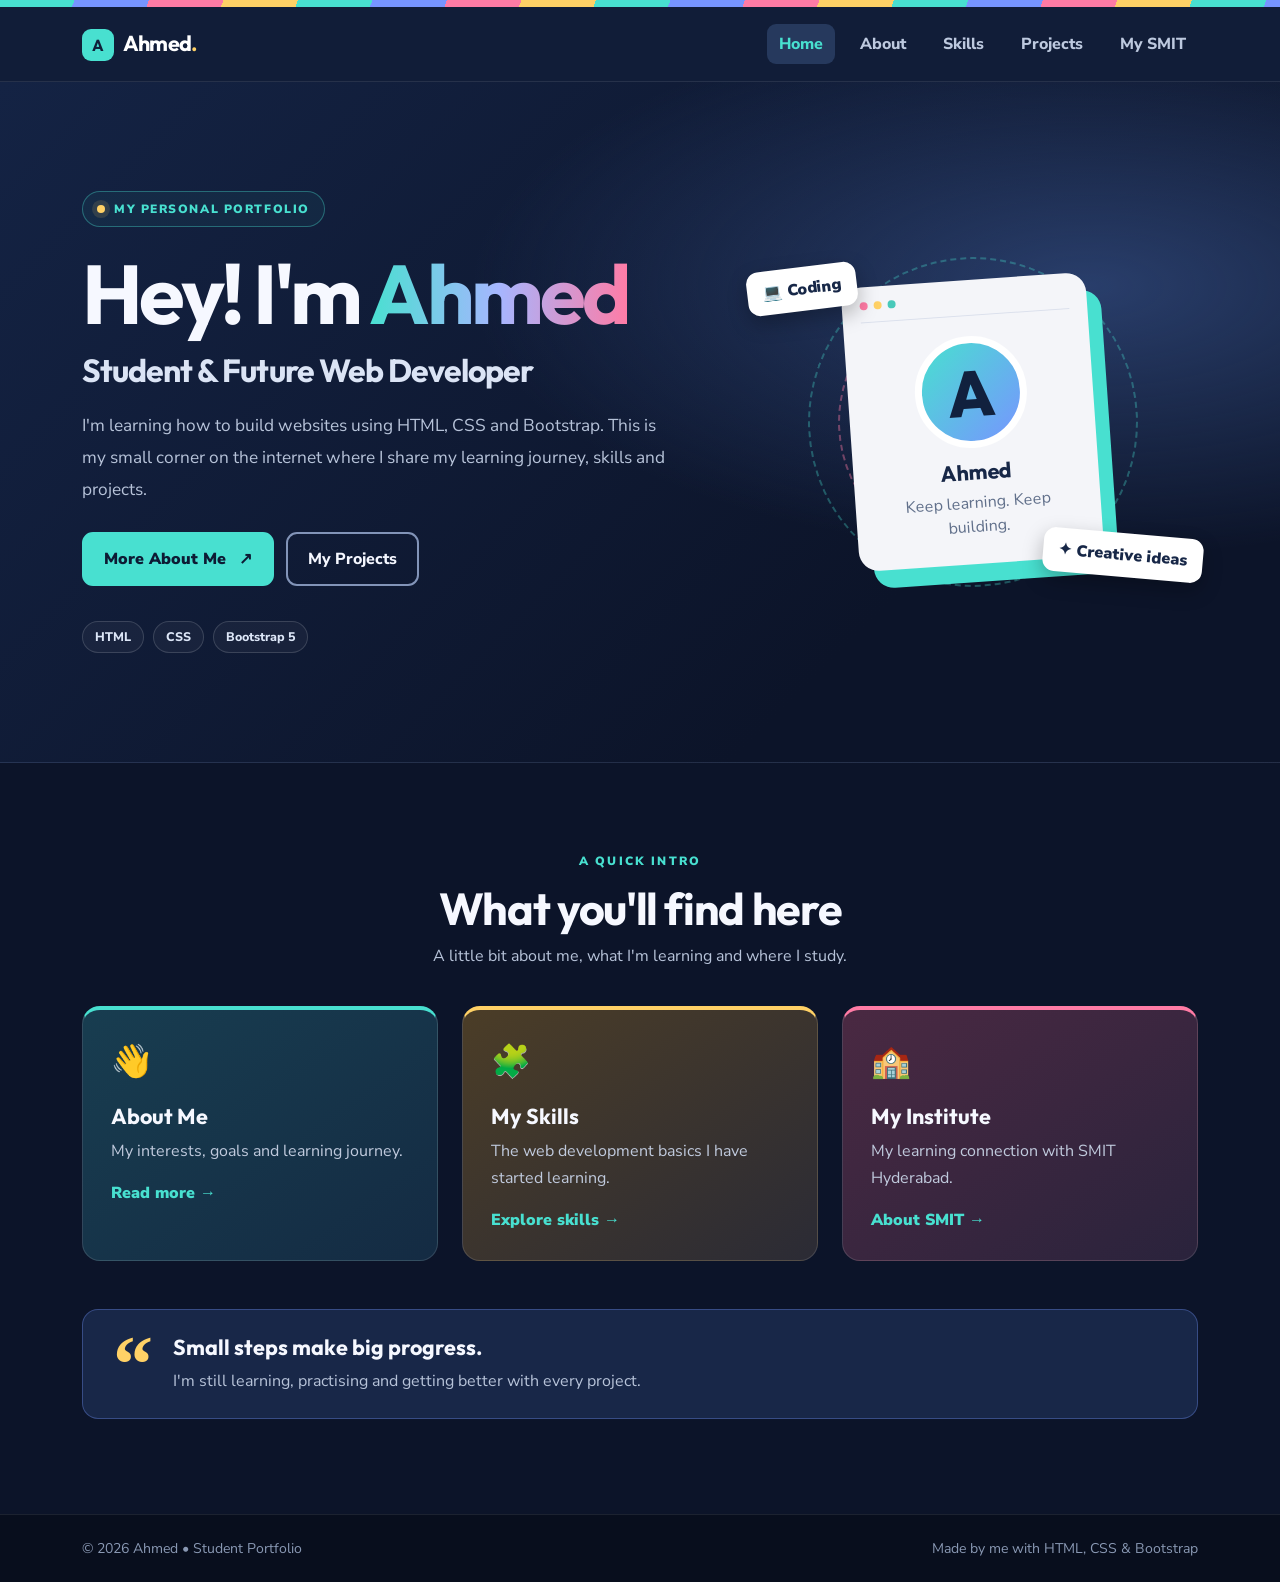
<file: ahmed_smit_portfolio/index.html>
<!doctype html>
<html lang="en"><head>
<meta charset="utf-8"><meta name="viewport" content="width=device-width, initial-scale=1">
<title>Home | Ahmed's Portfolio</title>
<link href="https://cdn.jsdelivr.net/npm/bootstrap@5.3.3/dist/css/bootstrap.min.css" rel="stylesheet">
<link rel="stylesheet" href="style.css">
</head><body>
<div class="top-stripe"></div>
<nav class="navbar navbar-expand-lg navbar-dark">
  <div class="container">
    <a class="navbar-brand" href="index.html"><span class="brand-mark">A</span> Ahmed<span class="brand-dot">.</span></a>
    <button class="navbar-toggler" type="button" data-bs-toggle="collapse" data-bs-target="#mainNav" aria-controls="mainNav" aria-expanded="false" aria-label="Toggle navigation"><span class="navbar-toggler-icon"></span></button>
    <div class="collapse navbar-collapse" id="mainNav">
      <ul class="navbar-nav ms-auto">
        <li class="nav-item"><a class="nav-link active" href="index.html">Home</a></li>
        <li class="nav-item"><a class="nav-link " href="about.html">About</a></li>
        <li class="nav-item"><a class="nav-link " href="skills.html">Skills</a></li>
        <li class="nav-item"><a class="nav-link " href="projects.html">Projects</a></li>
        <li class="nav-item"><a class="nav-link " href="smit.html">My SMIT</a></li>
      </ul>
    </div>
  </div>
</nav>
<header class="hero-section">
<div class="container"><div class="row align-items-center min-vh-75">
 <div class="col-lg-7">
  <div class="hello-pill"><span class="pulse-dot"></span> MY PERSONAL PORTFOLIO</div>
  <h1>Hey! I'm <span class="text-gradient">Ahmed</span></h1>
  <h2 class="hero-subtitle">Student &amp; Future Web Developer</h2>
  <p class="hero-text">I'm learning how to build websites using HTML, CSS and Bootstrap. This is my small corner on the internet where I share my learning journey, skills and projects.</p>
  <a class="btn btn-main me-2" href="about.html">More About Me <span>↗</span></a>
  <a class="btn btn-outline-main" href="projects.html">My Projects</a>
  <div class="hero-tags"><span>HTML</span><span>CSS</span><span>Bootstrap 5</span></div>
 </div>
 <div class="col-lg-5 mt-5 mt-lg-0"><div class="hero-art">
   <div class="art-ring ring-one"></div><div class="art-ring ring-two"></div>
   <div class="avatar-card"><div class="avatar-top"><span></span><span></span><span></span></div><div class="avatar-initials">A</div><h3>Ahmed</h3><p>Keep learning. Keep building.</p></div>
   <div class="float-chip chip-one">💻 Coding</div><div class="float-chip chip-two">✦ Creative ideas</div>
 </div></div>
</div></div></header>
<main class="container section-pad">
 <div class="section-heading"><span class="section-kicker">A QUICK INTRO</span><h2>What you'll find here</h2><p>A little bit about me, what I'm learning and where I study.</p></div>
 <div class="row g-4">
  <div class="col-md-4"><a class="feature-card card-cyan" href="about.html"><div class="feature-icon">👋</div><h3>About Me</h3><p>My interests, goals and learning journey.</p><span class="card-link">Read more →</span></a></div>
  <div class="col-md-4"><a class="feature-card card-yellow" href="skills.html"><div class="feature-icon">🧩</div><h3>My Skills</h3><p>The web development basics I have started learning.</p><span class="card-link">Explore skills →</span></a></div>
  <div class="col-md-4"><a class="feature-card card-pink" href="smit.html"><div class="feature-icon">🏫</div><h3>My Institute</h3><p>My learning connection with SMIT Hyderabad.</p><span class="card-link">About SMIT →</span></a></div>
 </div>
 <div class="quote-strip mt-5"><span class="quote-mark">“</span><div><h3>Small steps make big progress.</h3><p class="mb-0">I'm still learning, practising and getting better with every project.</p></div></div>
</main>
<footer class="site-footer"><div class="container d-flex flex-column flex-md-row justify-content-between gap-2"><span>© 2026 Ahmed • Student Portfolio</span><span>Made by me with HTML, CSS & Bootstrap</span></div></footer>
<script src="https://cdn.jsdelivr.net/npm/bootstrap@5.3.3/dist/js/bootstrap.bundle.min.js"></script>
</body></html>
</file>
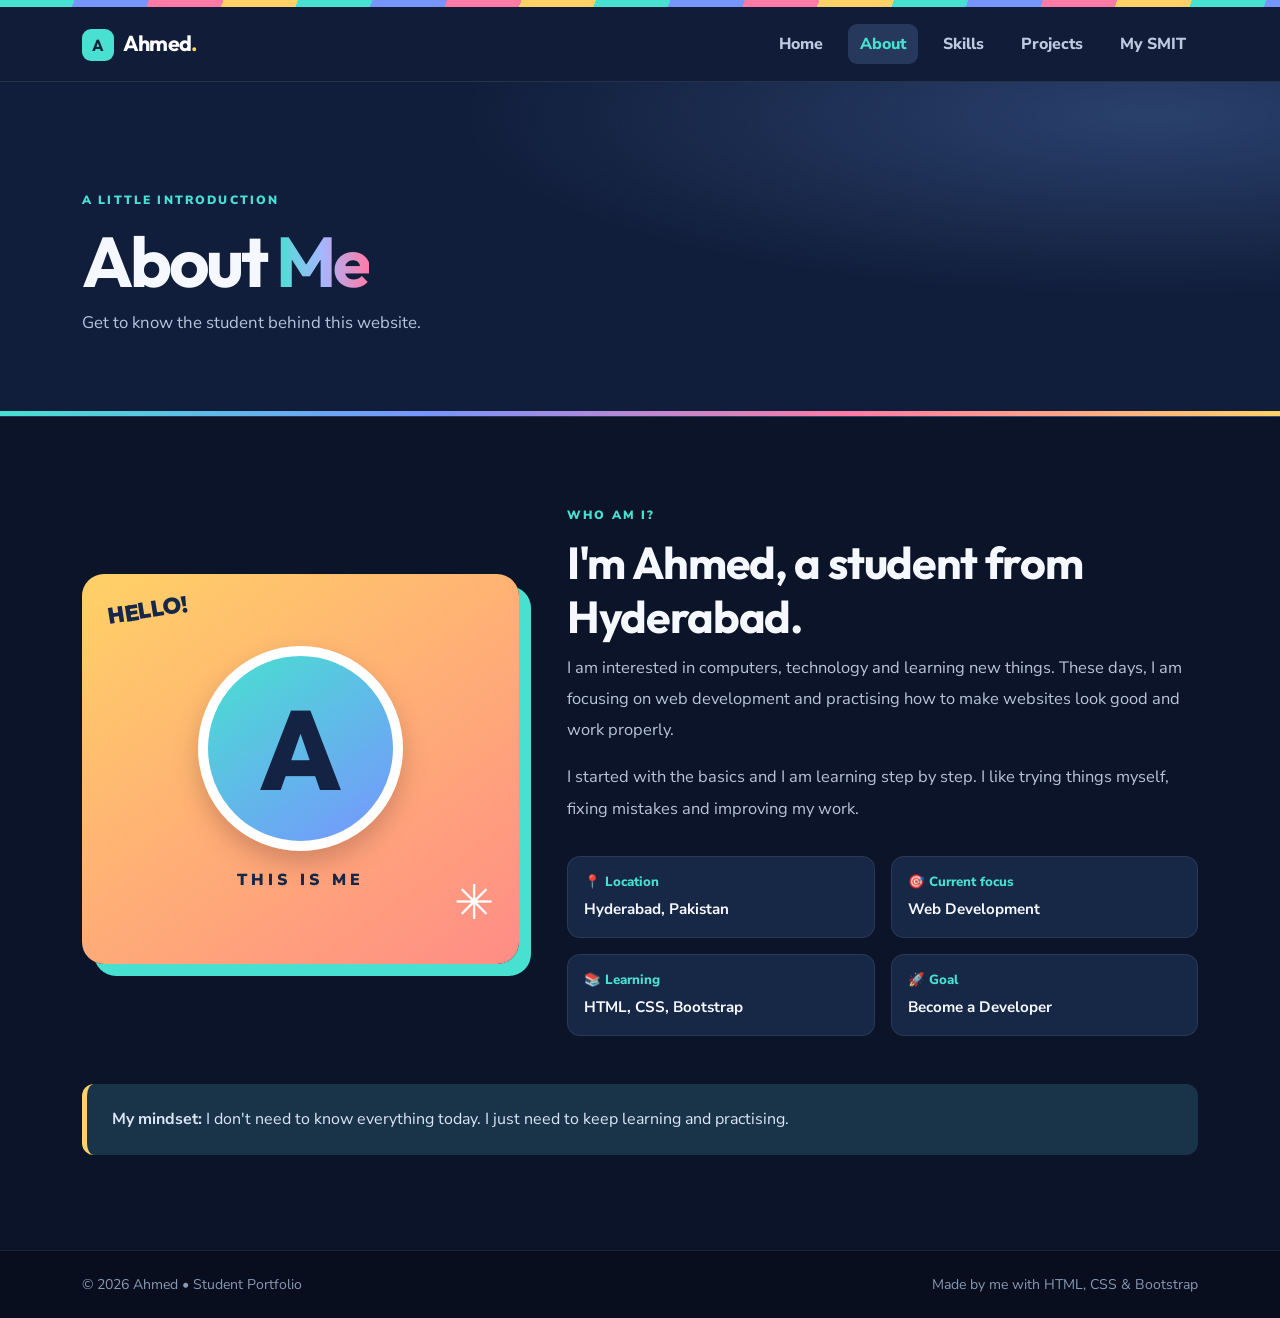
<file: ahmed_smit_portfolio/about.html>
<!doctype html>
<html lang="en"><head>
<meta charset="utf-8"><meta name="viewport" content="width=device-width, initial-scale=1">
<title>About Me | Ahmed's Portfolio</title>
<link href="https://cdn.jsdelivr.net/npm/bootstrap@5.3.3/dist/css/bootstrap.min.css" rel="stylesheet">
<link rel="stylesheet" href="style.css">
</head><body>
<div class="top-stripe"></div>
<nav class="navbar navbar-expand-lg navbar-dark">
  <div class="container">
    <a class="navbar-brand" href="index.html"><span class="brand-mark">A</span> Ahmed<span class="brand-dot">.</span></a>
    <button class="navbar-toggler" type="button" data-bs-toggle="collapse" data-bs-target="#mainNav" aria-controls="mainNav" aria-expanded="false" aria-label="Toggle navigation"><span class="navbar-toggler-icon"></span></button>
    <div class="collapse navbar-collapse" id="mainNav">
      <ul class="navbar-nav ms-auto">
        <li class="nav-item"><a class="nav-link " href="index.html">Home</a></li>
        <li class="nav-item"><a class="nav-link active" href="about.html">About</a></li>
        <li class="nav-item"><a class="nav-link " href="skills.html">Skills</a></li>
        <li class="nav-item"><a class="nav-link " href="projects.html">Projects</a></li>
        <li class="nav-item"><a class="nav-link " href="smit.html">My SMIT</a></li>
      </ul>
    </div>
  </div>
</nav>
<header class="inner-hero"><div class="container"><span class="section-kicker">A LITTLE INTRODUCTION</span><h1>About <span class="text-gradient">Me</span></h1><p>Get to know the student behind this website.</p></div></header>
<main class="container section-pad"><div class="row align-items-center g-5">
 <div class="col-lg-5"><div class="about-poster"><div class="poster-scribble">HELLO!</div><div class="poster-avatar">A</div><div class="poster-caption">THIS IS ME</div><div class="poster-star">✳</div></div></div>
 <div class="col-lg-7"><span class="section-kicker">WHO AM I?</span><h2>I'm Ahmed, a student from Hyderabad.</h2>
 <p class="body-copy">I am interested in computers, technology and learning new things. These days, I am focusing on web development and practising how to make websites look good and work properly.</p>
 <p class="body-copy">I started with the basics and I am learning step by step. I like trying things myself, fixing mistakes and improving my work.</p>
 <div class="row g-3 mt-3"><div class="col-sm-6"><div class="detail-box"><span>📍 Location</span><strong>Hyderabad, Pakistan</strong></div></div><div class="col-sm-6"><div class="detail-box"><span>🎯 Current focus</span><strong>Web Development</strong></div></div><div class="col-sm-6"><div class="detail-box"><span>📚 Learning</span><strong>HTML, CSS, Bootstrap</strong></div></div><div class="col-sm-6"><div class="detail-box"><span>🚀 Goal</span><strong>Become a Developer</strong></div></div></div>
 </div></div>
 <div class="note-panel mt-5"><strong>My mindset:</strong> I don't need to know everything today. I just need to keep learning and practising.</div>
</main>
<footer class="site-footer"><div class="container d-flex flex-column flex-md-row justify-content-between gap-2"><span>© 2026 Ahmed • Student Portfolio</span><span>Made by me with HTML, CSS & Bootstrap</span></div></footer>
<script src="https://cdn.jsdelivr.net/npm/bootstrap@5.3.3/dist/js/bootstrap.bundle.min.js"></script>
</body></html>
</file>
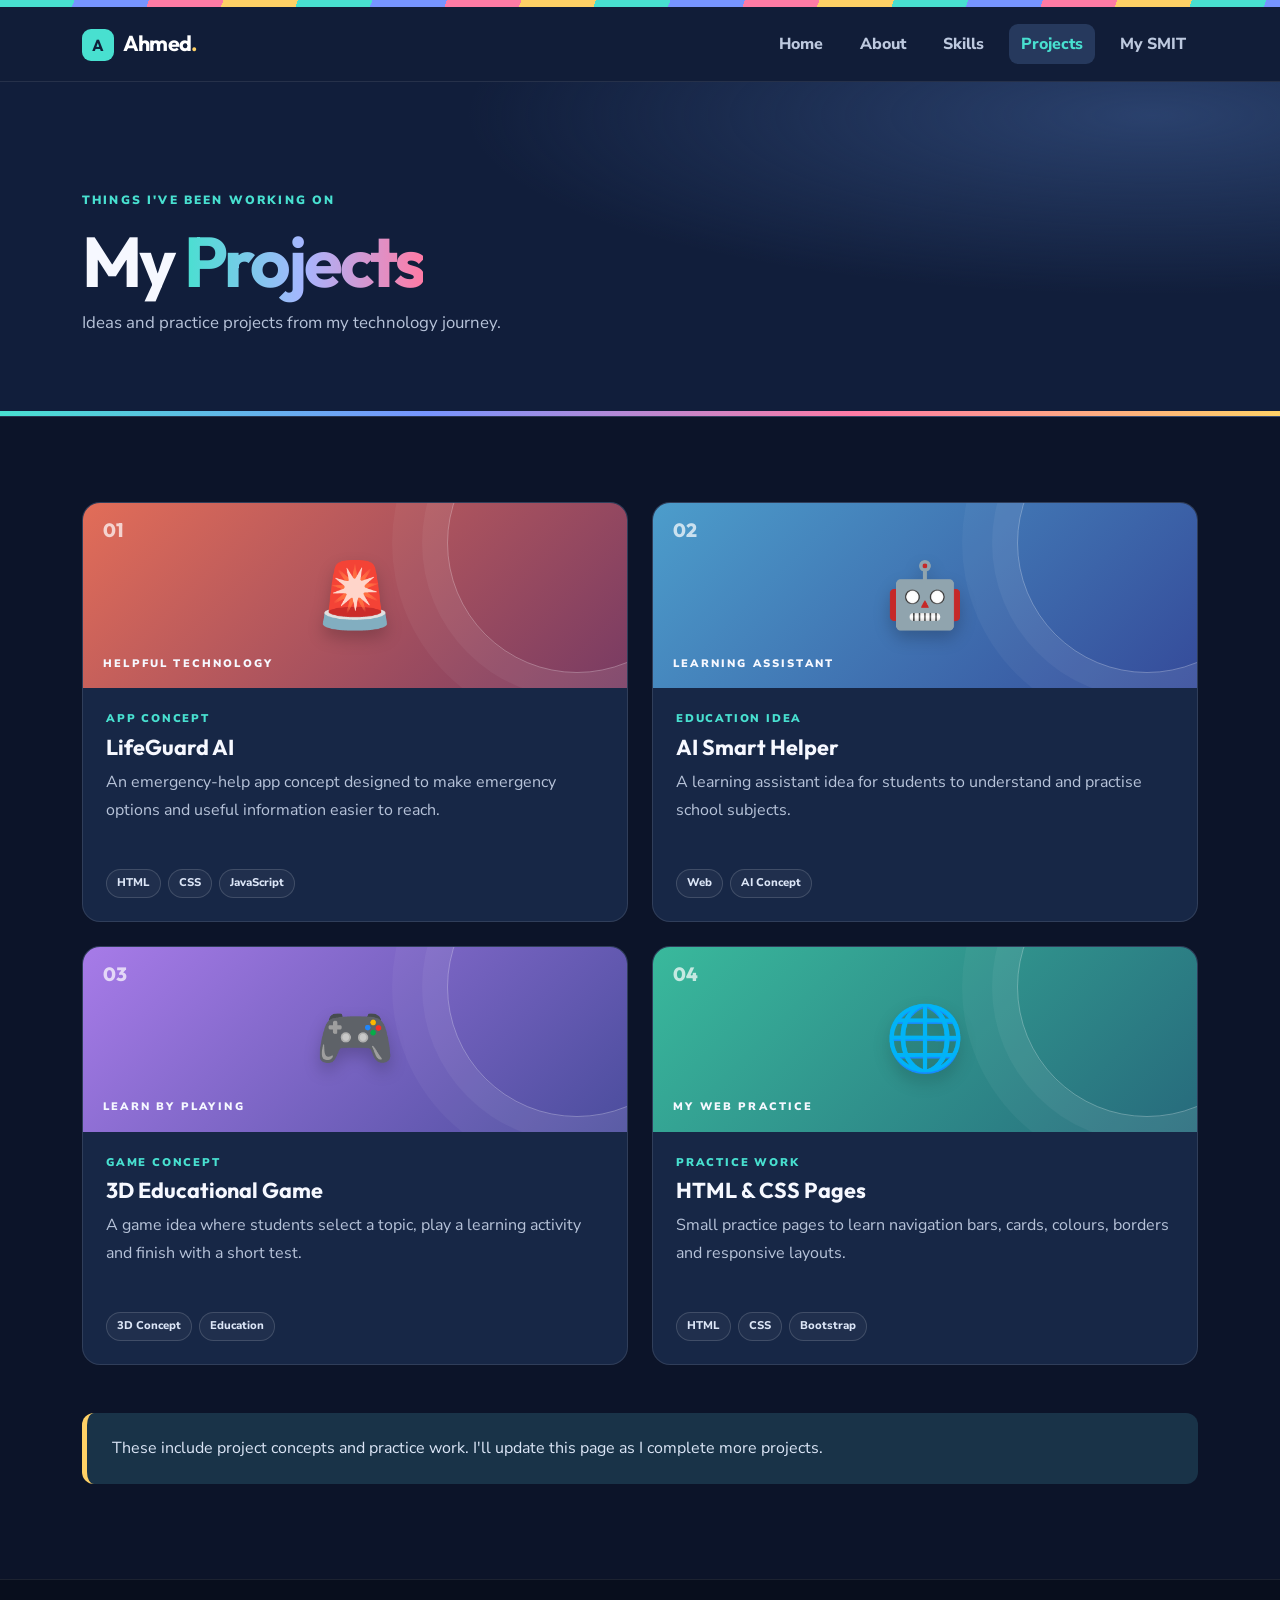
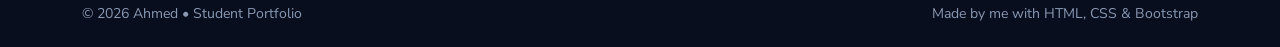
<file: ahmed_smit_portfolio/projects.html>
<!doctype html>
<html lang="en"><head>
<meta charset="utf-8"><meta name="viewport" content="width=device-width, initial-scale=1">
<title>Projects | Ahmed's Portfolio</title>
<link href="https://cdn.jsdelivr.net/npm/bootstrap@5.3.3/dist/css/bootstrap.min.css" rel="stylesheet">
<link rel="stylesheet" href="style.css">
</head><body>
<div class="top-stripe"></div>
<nav class="navbar navbar-expand-lg navbar-dark">
  <div class="container">
    <a class="navbar-brand" href="index.html"><span class="brand-mark">A</span> Ahmed<span class="brand-dot">.</span></a>
    <button class="navbar-toggler" type="button" data-bs-toggle="collapse" data-bs-target="#mainNav" aria-controls="mainNav" aria-expanded="false" aria-label="Toggle navigation"><span class="navbar-toggler-icon"></span></button>
    <div class="collapse navbar-collapse" id="mainNav">
      <ul class="navbar-nav ms-auto">
        <li class="nav-item"><a class="nav-link " href="index.html">Home</a></li>
        <li class="nav-item"><a class="nav-link " href="about.html">About</a></li>
        <li class="nav-item"><a class="nav-link " href="skills.html">Skills</a></li>
        <li class="nav-item"><a class="nav-link active" href="projects.html">Projects</a></li>
        <li class="nav-item"><a class="nav-link " href="smit.html">My SMIT</a></li>
      </ul>
    </div>
  </div>
</nav>
<header class="inner-hero"><div class="container"><span class="section-kicker">THINGS I'VE BEEN WORKING ON</span><h1>My <span class="text-gradient">Projects</span></h1><p>Ideas and practice projects from my technology journey.</p></div></header>
<main class="container section-pad"><div class="row g-4">
 <div class="col-md-6"><div class="project-box"><div class="project-cover cover-one"><span>01</span><div class="cover-icon">🚨</div><small>HELPFUL TECHNOLOGY</small></div><div class="project-info"><div class="project-type">APP CONCEPT</div><h3>LifeGuard AI</h3><p>An emergency-help app concept designed to make emergency options and useful information easier to reach.</p><div class="project-tools"><span>HTML</span><span>CSS</span><span>JavaScript</span></div></div></div></div>
 <div class="col-md-6"><div class="project-box"><div class="project-cover cover-two"><span>02</span><div class="cover-icon">🤖</div><small>LEARNING ASSISTANT</small></div><div class="project-info"><div class="project-type">EDUCATION IDEA</div><h3>AI Smart Helper</h3><p>A learning assistant idea for students to understand and practise school subjects.</p><div class="project-tools"><span>Web</span><span>AI Concept</span></div></div></div></div>
 <div class="col-md-6"><div class="project-box"><div class="project-cover cover-three"><span>03</span><div class="cover-icon">🎮</div><small>LEARN BY PLAYING</small></div><div class="project-info"><div class="project-type">GAME CONCEPT</div><h3>3D Educational Game</h3><p>A game idea where students select a topic, play a learning activity and finish with a short test.</p><div class="project-tools"><span>3D Concept</span><span>Education</span></div></div></div></div>
 <div class="col-md-6"><div class="project-box"><div class="project-cover cover-four"><span>04</span><div class="cover-icon">🌐</div><small>MY WEB PRACTICE</small></div><div class="project-info"><div class="project-type">PRACTICE WORK</div><h3>HTML &amp; CSS Pages</h3><p>Small practice pages to learn navigation bars, cards, colours, borders and responsive layouts.</p><div class="project-tools"><span>HTML</span><span>CSS</span><span>Bootstrap</span></div></div></div></div>
 </div><div class="note-panel mt-5">These include project concepts and practice work. I'll update this page as I complete more projects.</div>
</main>
<footer class="site-footer"><div class="container d-flex flex-column flex-md-row justify-content-between gap-2"><span>© 2026 Ahmed • Student Portfolio</span><span>Made by me with HTML, CSS & Bootstrap</span></div></footer>
<script src="https://cdn.jsdelivr.net/npm/bootstrap@5.3.3/dist/js/bootstrap.bundle.min.js"></script>
</body></html>
</file>
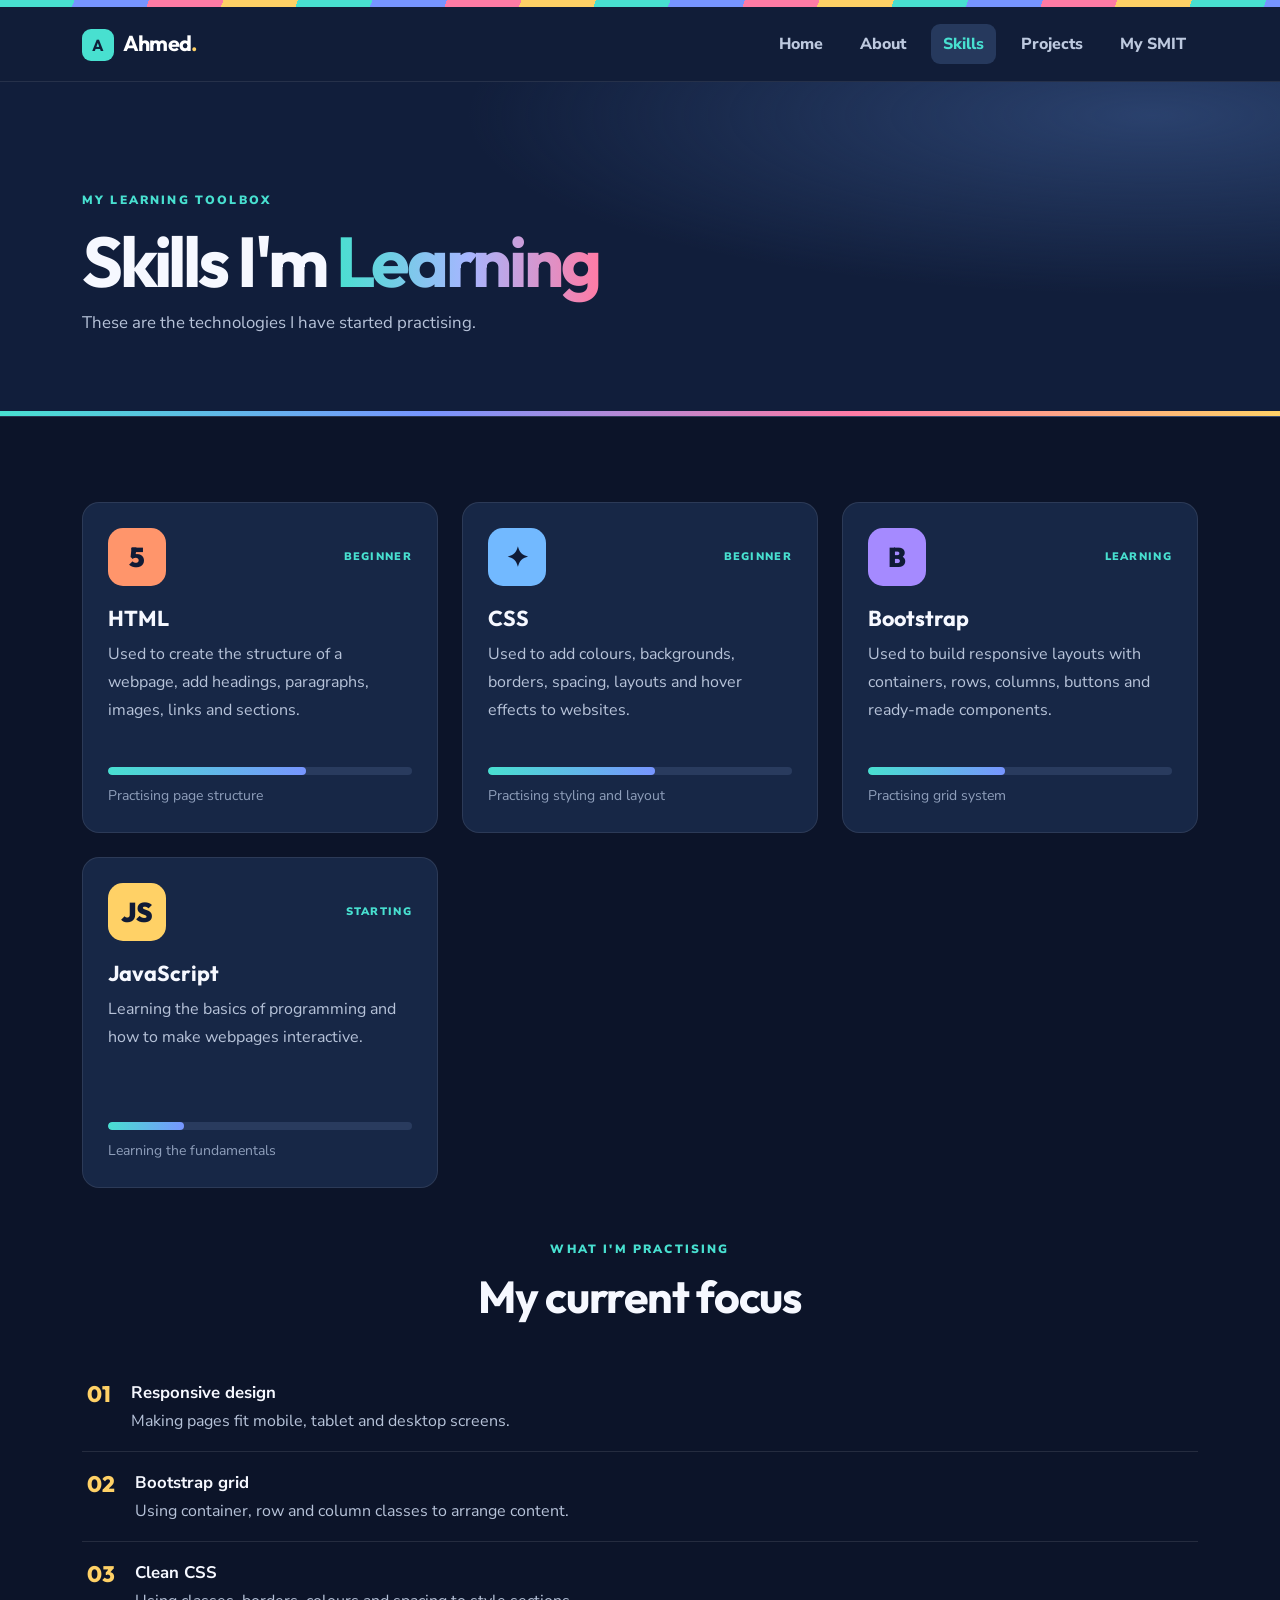
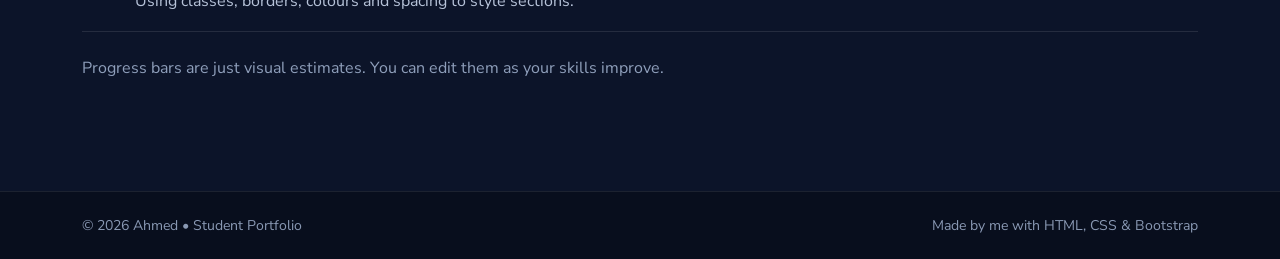
<file: ahmed_smit_portfolio/skills.html>
<!doctype html>
<html lang="en"><head>
<meta charset="utf-8"><meta name="viewport" content="width=device-width, initial-scale=1">
<title>Skills | Ahmed's Portfolio</title>
<link href="https://cdn.jsdelivr.net/npm/bootstrap@5.3.3/dist/css/bootstrap.min.css" rel="stylesheet">
<link rel="stylesheet" href="style.css">
</head><body>
<div class="top-stripe"></div>
<nav class="navbar navbar-expand-lg navbar-dark">
  <div class="container">
    <a class="navbar-brand" href="index.html"><span class="brand-mark">A</span> Ahmed<span class="brand-dot">.</span></a>
    <button class="navbar-toggler" type="button" data-bs-toggle="collapse" data-bs-target="#mainNav" aria-controls="mainNav" aria-expanded="false" aria-label="Toggle navigation"><span class="navbar-toggler-icon"></span></button>
    <div class="collapse navbar-collapse" id="mainNav">
      <ul class="navbar-nav ms-auto">
        <li class="nav-item"><a class="nav-link " href="index.html">Home</a></li>
        <li class="nav-item"><a class="nav-link " href="about.html">About</a></li>
        <li class="nav-item"><a class="nav-link active" href="skills.html">Skills</a></li>
        <li class="nav-item"><a class="nav-link " href="projects.html">Projects</a></li>
        <li class="nav-item"><a class="nav-link " href="smit.html">My SMIT</a></li>
      </ul>
    </div>
  </div>
</nav>
<header class="inner-hero"><div class="container"><span class="section-kicker">MY LEARNING TOOLBOX</span><h1>Skills I'm <span class="text-gradient">Learning</span></h1><p>These are the technologies I have started practising.</p></div></header>
<main class="container section-pad"><div class="row g-4">
 <div class="col-md-6 col-lg-4"><div class="skill-box"><div class="skill-head"><div class="skill-logo html-logo">5</div><span class="level-tag">BEGINNER</span></div><h3>HTML</h3><p>Used to create the structure of a webpage, add headings, paragraphs, images, links and sections.</p><div class="skill-line"><span style="width:65%"></span></div><small>Practising page structure</small></div></div>
 <div class="col-md-6 col-lg-4"><div class="skill-box"><div class="skill-head"><div class="skill-logo css-logo">✦</div><span class="level-tag">BEGINNER</span></div><h3>CSS</h3><p>Used to add colours, backgrounds, borders, spacing, layouts and hover effects to websites.</p><div class="skill-line"><span style="width:55%"></span></div><small>Practising styling and layout</small></div></div>
 <div class="col-md-6 col-lg-4"><div class="skill-box"><div class="skill-head"><div class="skill-logo bs-logo">B</div><span class="level-tag">LEARNING</span></div><h3>Bootstrap</h3><p>Used to build responsive layouts with containers, rows, columns, buttons and ready-made components.</p><div class="skill-line"><span style="width:45%"></span></div><small>Practising grid system</small></div></div>
 <div class="col-md-6 col-lg-4"><div class="skill-box"><div class="skill-head"><div class="skill-logo js-logo">JS</div><span class="level-tag">STARTING</span></div><h3>JavaScript</h3><p>Learning the basics of programming and how to make webpages interactive.</p><div class="skill-line"><span style="width:25%"></span></div><small>Learning the fundamentals</small></div></div>
 </div>
 <div class="section-heading mt-5"><span class="section-kicker">WHAT I'M PRACTISING</span><h2>My current focus</h2></div>
 <div class="practice-row"><span>01</span><div><strong>Responsive design</strong><p>Making pages fit mobile, tablet and desktop screens.</p></div></div>
 <div class="practice-row"><span>02</span><div><strong>Bootstrap grid</strong><p>Using container, row and column classes to arrange content.</p></div></div>
 <div class="practice-row"><span>03</span><div><strong>Clean CSS</strong><p>Using classes, borders, colours and spacing to style sections.</p></div></div>
 <p class="small-note mt-4">Progress bars are just visual estimates. You can edit them as your skills improve.</p>
</main>
<footer class="site-footer"><div class="container d-flex flex-column flex-md-row justify-content-between gap-2"><span>© 2026 Ahmed • Student Portfolio</span><span>Made by me with HTML, CSS & Bootstrap</span></div></footer>
<script src="https://cdn.jsdelivr.net/npm/bootstrap@5.3.3/dist/js/bootstrap.bundle.min.js"></script>
</body></html>
</file>
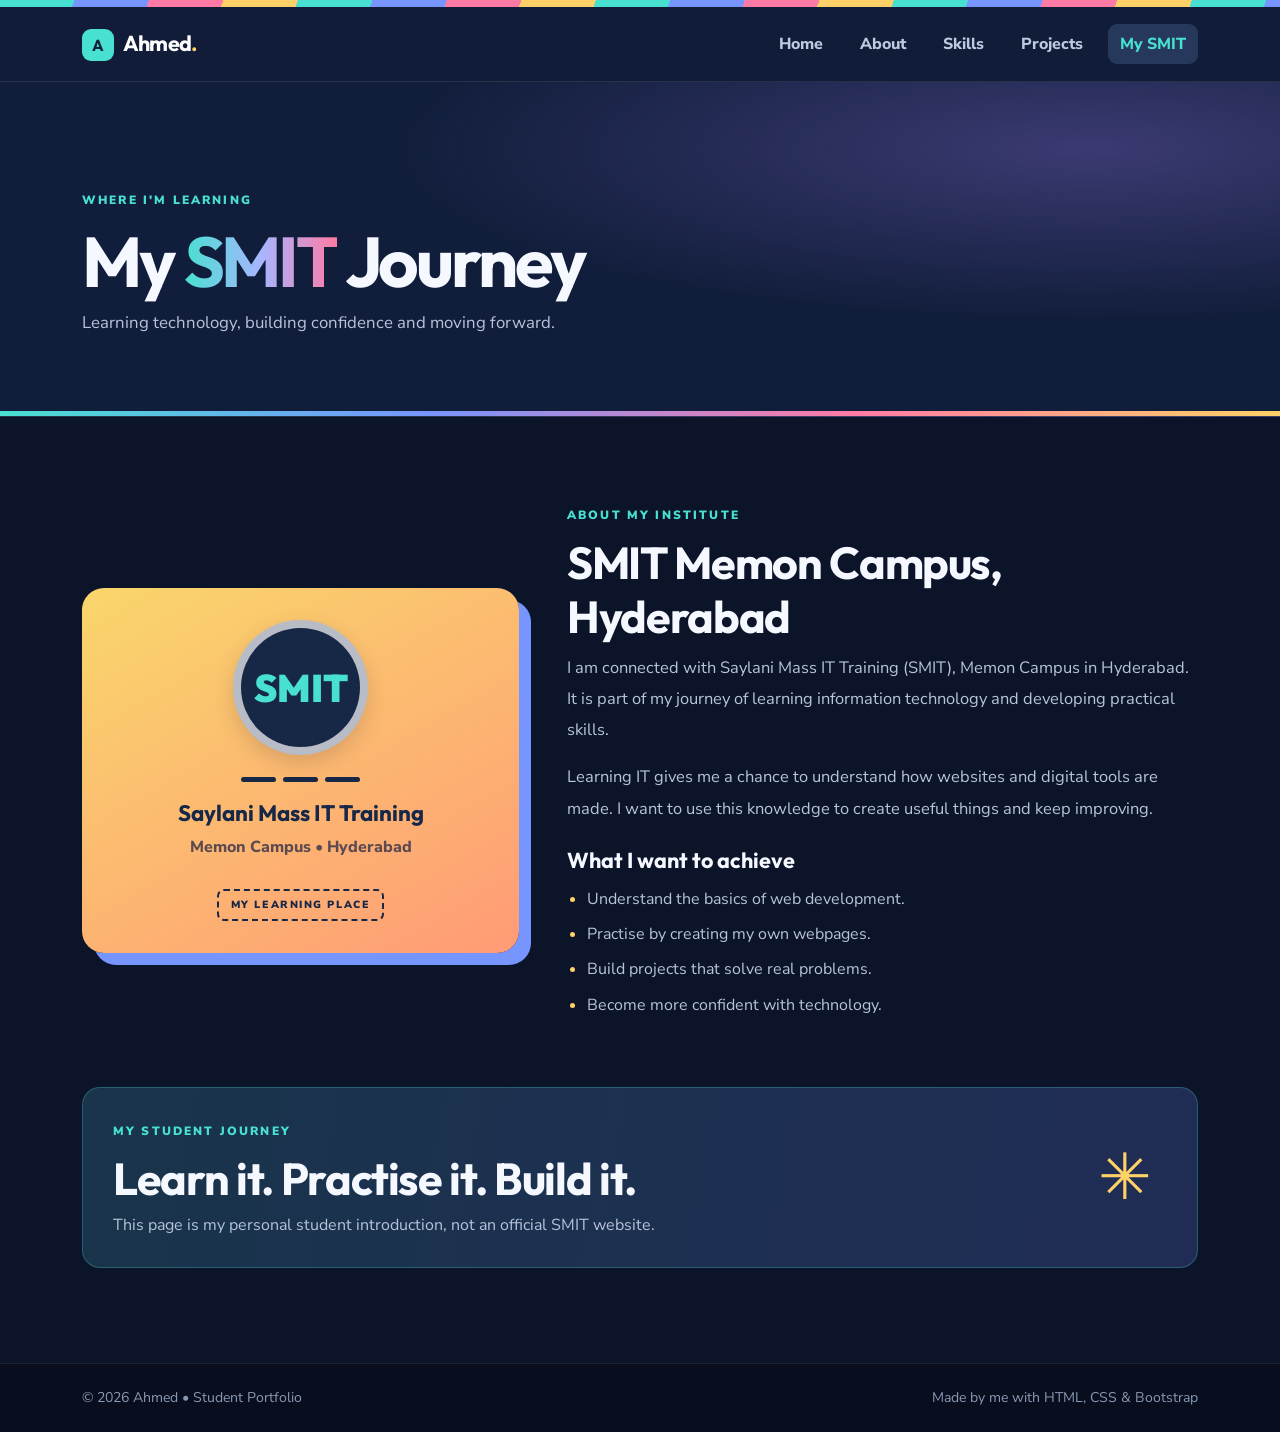
<file: ahmed_smit_portfolio/smit.html>
<!doctype html>
<html lang="en"><head>
<meta charset="utf-8"><meta name="viewport" content="width=device-width, initial-scale=1">
<title>My SMIT | Ahmed's Portfolio</title>
<link href="https://cdn.jsdelivr.net/npm/bootstrap@5.3.3/dist/css/bootstrap.min.css" rel="stylesheet">
<link rel="stylesheet" href="style.css">
</head><body>
<div class="top-stripe"></div>
<nav class="navbar navbar-expand-lg navbar-dark">
  <div class="container">
    <a class="navbar-brand" href="index.html"><span class="brand-mark">A</span> Ahmed<span class="brand-dot">.</span></a>
    <button class="navbar-toggler" type="button" data-bs-toggle="collapse" data-bs-target="#mainNav" aria-controls="mainNav" aria-expanded="false" aria-label="Toggle navigation"><span class="navbar-toggler-icon"></span></button>
    <div class="collapse navbar-collapse" id="mainNav">
      <ul class="navbar-nav ms-auto">
        <li class="nav-item"><a class="nav-link " href="index.html">Home</a></li>
        <li class="nav-item"><a class="nav-link " href="about.html">About</a></li>
        <li class="nav-item"><a class="nav-link " href="skills.html">Skills</a></li>
        <li class="nav-item"><a class="nav-link " href="projects.html">Projects</a></li>
        <li class="nav-item"><a class="nav-link active" href="smit.html">My SMIT</a></li>
      </ul>
    </div>
  </div>
</nav>
<header class="inner-hero smit-hero"><div class="container"><span class="section-kicker">WHERE I'M LEARNING</span><h1>My <span class="text-gradient">SMIT</span> Journey</h1><p>Learning technology, building confidence and moving forward.</p></div></header>
<main class="container section-pad"><div class="row g-5 align-items-center">
 <div class="col-lg-5"><div class="institute-card"><div class="institute-logo">SMIT</div><div class="institute-lines"><span></span><span></span><span></span></div><h3>Saylani Mass IT Training</h3><p>Memon Campus • Hyderabad</p><div class="campus-stamp">MY LEARNING PLACE</div></div></div>
 <div class="col-lg-7"><span class="section-kicker">ABOUT MY INSTITUTE</span><h2>SMIT Memon Campus, Hyderabad</h2><p class="body-copy">I am connected with Saylani Mass IT Training (SMIT), Memon Campus in Hyderabad. It is part of my journey of learning information technology and developing practical skills.</p><p class="body-copy">Learning IT gives me a chance to understand how websites and digital tools are made. I want to use this knowledge to create useful things and keep improving.</p><h3 class="mt-4">What I want to achieve</h3><ul class="goal-list"><li>Understand the basics of web development.</li><li>Practise by creating my own webpages.</li><li>Build projects that solve real problems.</li><li>Become more confident with technology.</li></ul></div>
 </div>
 <div class="smit-bottom mt-5"><div><span class="section-kicker">MY STUDENT JOURNEY</span><h2>Learn it. Practise it. Build it.</h2><p class="mb-0">This page is my personal student introduction, not an official SMIT website.</p></div><div class="big-star">✳</div></div>
</main>
<footer class="site-footer"><div class="container d-flex flex-column flex-md-row justify-content-between gap-2"><span>© 2026 Ahmed • Student Portfolio</span><span>Made by me with HTML, CSS & Bootstrap</span></div></footer>
<script src="https://cdn.jsdelivr.net/npm/bootstrap@5.3.3/dist/js/bootstrap.bundle.min.js"></script>
</body></html>
</file>
<file: ahmed_smit_portfolio/style.css>
@import url('https://fonts.googleapis.com/css2?family=Nunito+Sans:wght@400;600;700;800;900&family=Outfit:wght@500;600;700;800&display=swap');
:root{--navy:#101b36;--navy2:#172747;--ink:#f6f8ff;--muted:#b7c3d9;--cyan:#48e0d0;--yellow:#ffd166;--pink:#ff7ba5;--blue:#7795ff}
*{box-sizing:border-box}body{margin:0;background:#0c1429;color:var(--ink);font-family:'Nunito Sans',sans-serif}h1,h2,h3,.navbar-brand{font-family:Outfit,sans-serif;font-weight:700}h1{font-size:clamp(2.8rem,7vw,5.2rem);line-height:1.02;letter-spacing:-.045em}h2{font-size:clamp(1.9rem,4vw,2.8rem);letter-spacing:-.03em}h3{font-size:1.35rem}.top-stripe{height:7px;background:repeating-linear-gradient(110deg,var(--cyan) 0 70px,var(--blue) 70px 140px,var(--pink) 140px 210px,var(--yellow) 210px 280px)}
.navbar{background:#111d38;border-bottom:1px solid #ffffff17;padding:15px 0}.navbar-brand{font-size:1.35rem;letter-spacing:-.04em}.brand-mark{display:inline-grid;place-items:center;background:var(--cyan);color:#102039;border-radius:9px;width:32px;height:32px;margin-right:7px;font-size:1rem}.brand-dot{color:var(--yellow)}.nav-link{color:#bdc9df!important;font-weight:800;margin-left:13px;padding:8px 12px!important;border-radius:9px}.nav-link:hover,.nav-link.active{background:#26395d;color:var(--cyan)!important}
.hero-section{position:relative;overflow:hidden;background:radial-gradient(ellipse at 85% 30%,#293e6b 0,transparent 40%),linear-gradient(135deg,#142344,#0c1429 72%);border-bottom:1px solid #ffffff14}.min-vh-75{min-height:680px}.hello-pill{display:inline-flex;align-items:center;gap:9px;padding:8px 14px;border:1px solid #48e0d05c;border-radius:30px;color:var(--cyan);font-size:.75rem;font-weight:900;letter-spacing:.13em;margin-bottom:25px;background:#48e0d00d}.pulse-dot{width:8px;height:8px;border-radius:50%;background:var(--yellow);box-shadow:0 0 0 5px #ffd16620}.text-gradient{background:linear-gradient(90deg,var(--cyan),#a6b6ff,var(--pink));-webkit-background-clip:text;background-clip:text;color:transparent}.hero-subtitle{font-size:clamp(1.3rem,3vw,2rem);color:#dbe4f5;margin-top:15px}.hero-text{max-width:590px;color:var(--muted);font-size:1.08rem;line-height:1.85;margin:20px 0 26px}.btn-main{background:var(--cyan);color:#0d1b34;font-weight:900;padding:13px 20px;border-radius:11px;border:2px solid var(--cyan)}.btn-main:hover{background:#83f5e9;color:#0d1b34;border-color:#83f5e9;transform:translateY(-2px)}.btn-main span{margin-left:8px}.btn-outline-main{border:2px solid #8294b8;color:#f5f7ff;font-weight:800;padding:13px 20px;border-radius:11px}.btn-outline-main:hover{background:#fff;color:#142344}.hero-tags{display:flex;gap:9px;margin-top:35px;flex-wrap:wrap}.hero-tags span,.project-tools span{border:1px solid #ffffff25;background:#ffffff0a;color:#dce6f7;border-radius:20px;padding:6px 12px;font-size:.78rem;font-weight:800}
.hero-art{height:420px;position:relative;display:grid;place-items:center}.art-ring{position:absolute;border:2px dashed #48e0d052;border-radius:50%}.ring-one{width:330px;height:330px;transform:rotate(20deg)}.ring-two{width:270px;height:270px;border-color:#ff7ba566;transform:rotate(-25deg)}.avatar-card{position:relative;width:245px;padding:15px 18px 25px;background:#f4f5f9;color:#172747;border-radius:20px;box-shadow:14px 18px 0 #48e0d0;transform:rotate(-4deg);text-align:center}.avatar-top{display:flex;gap:6px;border-bottom:1px solid #dce1ed;padding-bottom:12px}.avatar-top span{height:8px;width:8px;border-radius:50%;background:#ff7ba5}.avatar-top span:nth-child(2){background:#ffd166}.avatar-top span:nth-child(3){background:#48c9ba}.avatar-initials{width:112px;height:112px;border-radius:50%;display:grid;place-items:center;margin:20px auto 12px;background:linear-gradient(135deg,#48e0d0,#7795ff);font:800 4rem Outfit;color:#11213e;border:7px solid white}.avatar-card h3{margin:0}.avatar-card p{color:#61708b;margin:5px 0 0}.float-chip{position:absolute;padding:10px 15px;border-radius:12px;background:#fff;color:#172747;font-weight:900;box-shadow:0 8px 20px #0004}.chip-one{top:55px;left:0;transform:rotate(-7deg)}.chip-two{bottom:55px;right:-5px;transform:rotate(5deg)}
.section-pad{padding-top:85px;padding-bottom:95px}.section-heading{text-align:center;margin-bottom:38px}.section-kicker{display:inline-block;color:var(--cyan);font-size:.75rem;letter-spacing:.18em;font-weight:900;margin-bottom:12px}.section-heading p,.inner-hero p{color:var(--muted)}.feature-card{display:block;text-decoration:none;color:var(--ink);padding:28px;border-radius:18px;height:100%;border:1px solid #ffffff20;transition:.2s;position:relative;overflow:hidden}.feature-card:hover{transform:translateY(-6px);color:var(--ink);box-shadow:0 14px 30px #0003}.card-cyan{background:linear-gradient(145deg,#183d50,#142b43);border-top:4px solid var(--cyan)}.card-yellow{background:linear-gradient(145deg,#4b3d27,#2b2b35);border-top:4px solid var(--yellow)}.card-pink{background:linear-gradient(145deg,#4a2942,#2a233c);border-top:4px solid var(--pink)}.feature-icon{font-size:2rem;margin-bottom:18px}.feature-card p{color:#c0cadd;line-height:1.7}.card-link{color:var(--cyan);font-weight:900}.quote-strip{display:flex;align-items:center;gap:20px;padding:25px 30px;border-radius:16px;border:1px solid #7795ff55;background:#182748}.quote-mark{font:800 5rem Georgia;color:var(--yellow);line-height:.7}.quote-strip p{color:var(--muted)}
.inner-hero{padding:105px 0 65px;background:radial-gradient(ellipse at 90% 10%,#2a416d,transparent 42%),#111e3b;border-bottom:1px solid #ffffff18;position:relative}.inner-hero:after{content:'';position:absolute;bottom:0;left:0;width:100%;height:5px;background:linear-gradient(90deg,var(--cyan),var(--blue),var(--pink),var(--yellow))}.inner-hero h1{font-size:clamp(2.8rem,6vw,4.4rem);margin:5px 0 12px}.inner-hero p{font-size:1.05rem}
.about-poster{height:390px;border-radius:22px;background:linear-gradient(145deg,#ffd166,#ff8c86);position:relative;overflow:hidden;display:flex;align-items:center;justify-content:center;flex-direction:column;box-shadow:12px 12px 0 #48e0d0}.poster-scribble{position:absolute;top:22px;left:25px;color:#172747;font:900 1.4rem Outfit;transform:rotate(-9deg)}.poster-avatar{height:205px;width:205px;border-radius:50%;background:linear-gradient(145deg,#48e0d0,#7795ff);border:10px solid #fff;display:grid;place-items:center;color:#142344;font:800 7rem Outfit;box-shadow:0 12px 25px #7d493c55}.poster-caption{font-weight:900;letter-spacing:.25em;color:#172747;margin-top:17px}.poster-star{position:absolute;right:25px;bottom:25px;font-size:3rem;color:#fff}.body-copy{color:var(--muted);line-height:1.9;font-size:1.03rem}.detail-box{padding:16px;border-radius:13px;background:#172746;border:1px solid #ffffff15;display:flex;flex-direction:column;gap:5px}.detail-box span{font-size:.83rem;color:var(--cyan);font-weight:800}.detail-box strong{font-size:.95rem}.note-panel{padding:22px 25px;background:#193348;border-left:5px solid var(--yellow);border-radius:12px;color:#dce6f7;line-height:1.7}
.skill-box{height:100%;padding:25px;border-radius:17px;background:#172746;border:1px solid #ffffff17;transition:.2s}.skill-box:hover{transform:translateY(-5px);border-color:#48e0d077}.skill-head{display:flex;align-items:center;justify-content:space-between;margin-bottom:20px}.skill-logo{width:58px;height:58px;border-radius:15px;display:grid;place-items:center;font:900 1.7rem Outfit;color:#101b36}.html-logo{background:#ff956b}.css-logo{background:#72b9ff}.bs-logo{background:#a58aff}.js-logo{background:#ffd166}.level-tag{font-size:.68rem;letter-spacing:.12em;color:var(--cyan);font-weight:900}.skill-box p{color:var(--muted);line-height:1.75;min-height:105px}.skill-line{height:8px;background:#293b5e;border-radius:20px;overflow:hidden;margin:22px 0 8px}.skill-line span{display:block;height:100%;background:linear-gradient(90deg,var(--cyan),var(--blue));border-radius:20px}.skill-box small,.small-note{color:#8f9fbb}.practice-row{display:flex;gap:20px;padding:18px 5px;border-bottom:1px solid #ffffff1a}.practice-row>span{font:800 1.4rem Outfit;color:var(--yellow)}.practice-row strong{font-size:1.05rem}.practice-row p{margin:4px 0 0;color:var(--muted)}
.project-box{height:100%;background:#172746;border:1px solid #ffffff1b;border-radius:18px;overflow:hidden;transition:.2s}.project-box:hover{transform:translateY(-5px);box-shadow:0 15px 28px #0003}.project-cover{height:185px;position:relative;display:flex;align-items:center;justify-content:center;overflow:hidden}.project-cover:after{content:'';position:absolute;width:260px;height:260px;border:1px solid #ffffff4a;border-radius:50%;right:-80px;top:-90px;box-shadow:0 0 0 25px #ffffff0c,0 0 0 55px #ffffff0a}.project-cover>span{position:absolute;left:20px;top:15px;font:800 1.2rem Outfit;color:#ffffffb5}.project-cover small{position:absolute;bottom:16px;left:20px;font-size:.68rem;letter-spacing:.2em;font-weight:900}.cover-icon{font-size:4rem;filter:drop-shadow(0 8px 8px #0003)}.cover-one{background:linear-gradient(135deg,#e26d58,#783b63)}.cover-two{background:linear-gradient(135deg,#4c9dcb,#354b9a)}.cover-three{background:linear-gradient(135deg,#a77be8,#4b4d9d)}.cover-four{background:linear-gradient(135deg,#39b99c,#276a7c)}.project-info{padding:23px}.project-type{font-size:.7rem;letter-spacing:.16em;color:var(--cyan);font-weight:900}.project-info h3{margin:7px 0}.project-info p{color:var(--muted);line-height:1.75;min-height:85px}.project-tools{display:flex;gap:7px;flex-wrap:wrap}.project-tools span{font-size:.7rem;padding:5px 10px}
.smit-hero{background:radial-gradient(ellipse at 85% 20%,#3b3a72,transparent 45%),#111e3b}.institute-card{position:relative;padding:32px 25px;border-radius:22px;background:linear-gradient(150deg,#f9d66b,#ff9b76);color:#172747;text-align:center;box-shadow:12px 12px 0 #7795ff;overflow:hidden}.institute-logo{width:135px;height:135px;border-radius:50%;display:grid;place-items:center;margin:0 auto 22px;background:#172746;color:#48e0d0;font:900 2.4rem Outfit;border:8px solid #ffffffb0;box-shadow:0 8px 20px #573b3a33}.institute-card h3{font-size:1.4rem}.institute-card p{font-weight:800;color:#5b4b51}.institute-lines{display:flex;gap:7px;justify-content:center;margin-bottom:18px}.institute-lines span{height:5px;width:35px;border-radius:9px;background:#172746}.campus-stamp{display:inline-block;border:2px dashed #172746;padding:6px 12px;border-radius:7px;font-size:.65rem;letter-spacing:.15em;font-weight:900;margin-top:14px}.goal-list{padding-left:20px;color:var(--muted);line-height:2.2}.goal-list li::marker{color:var(--yellow)}.smit-bottom{display:flex;justify-content:space-between;align-items:center;padding:30px;border-radius:18px;background:linear-gradient(100deg,#19344b,#202c55);border:1px solid #48e0d044}.smit-bottom p{color:var(--muted)}.big-star{font-size:4rem;color:var(--yellow);padding:0 15px}
.site-footer{padding:23px 0;background:#080e1d;border-top:1px solid #ffffff15;color:#8998b3;font-size:.88rem}
@media(max-width:991px){.min-vh-75{min-height:auto;padding-top:90px;padding-bottom:75px}.hero-art{max-width:450px;margin:auto}.nav-link{margin:3px 0}.skill-box p,.project-info p{min-height:0}}
@media(max-width:575px){.hero-art{height:340px}.ring-one{width:270px;height:270px}.ring-two{width:220px;height:220px}.avatar-card{width:205px}.avatar-initials{width:95px;height:95px;font-size:3.2rem}.chip-one{left:-4px;top:32px}.chip-two{right:-5px;bottom:32px}.section-pad{padding-top:60px;padding-bottom:70px}.about-poster{height:310px}.poster-avatar{height:165px;width:165px;font-size:5.5rem}.smit-bottom{align-items:flex-start}.big-star{font-size:2.5rem}}
</file>
